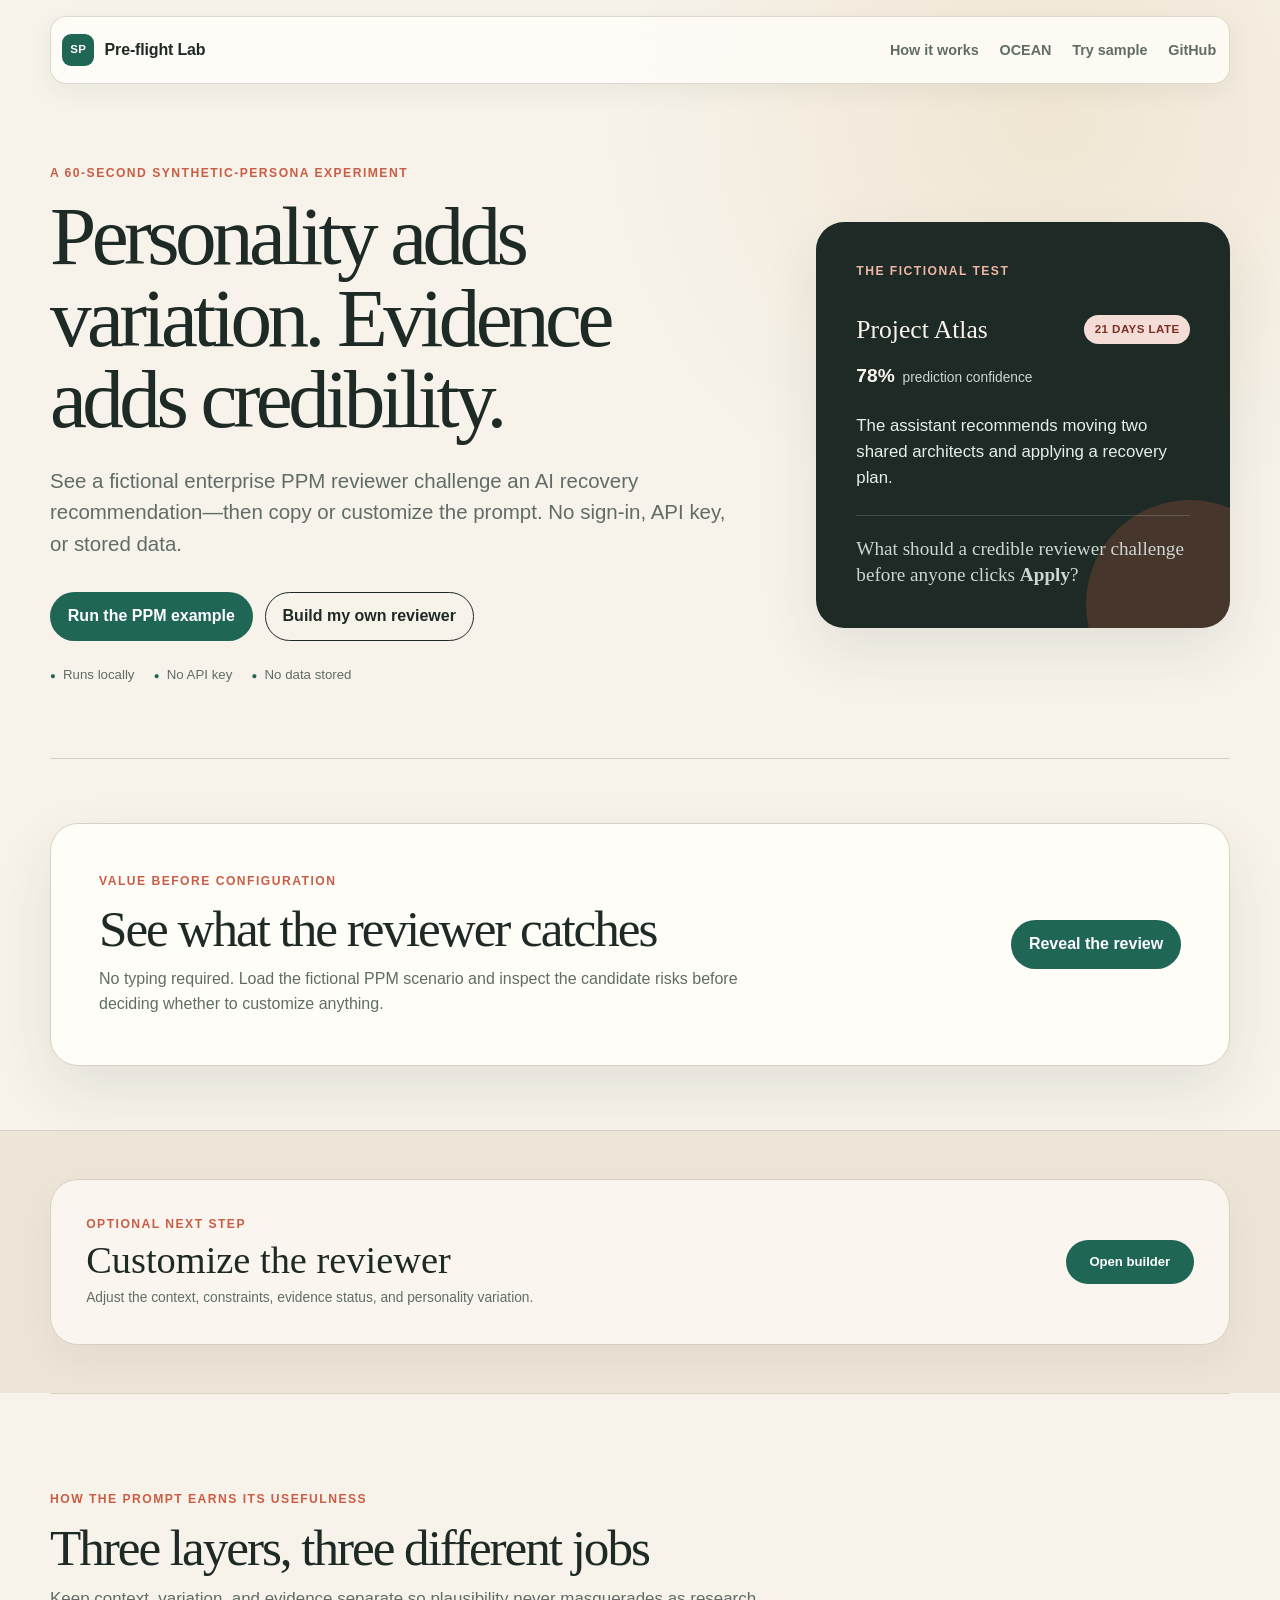
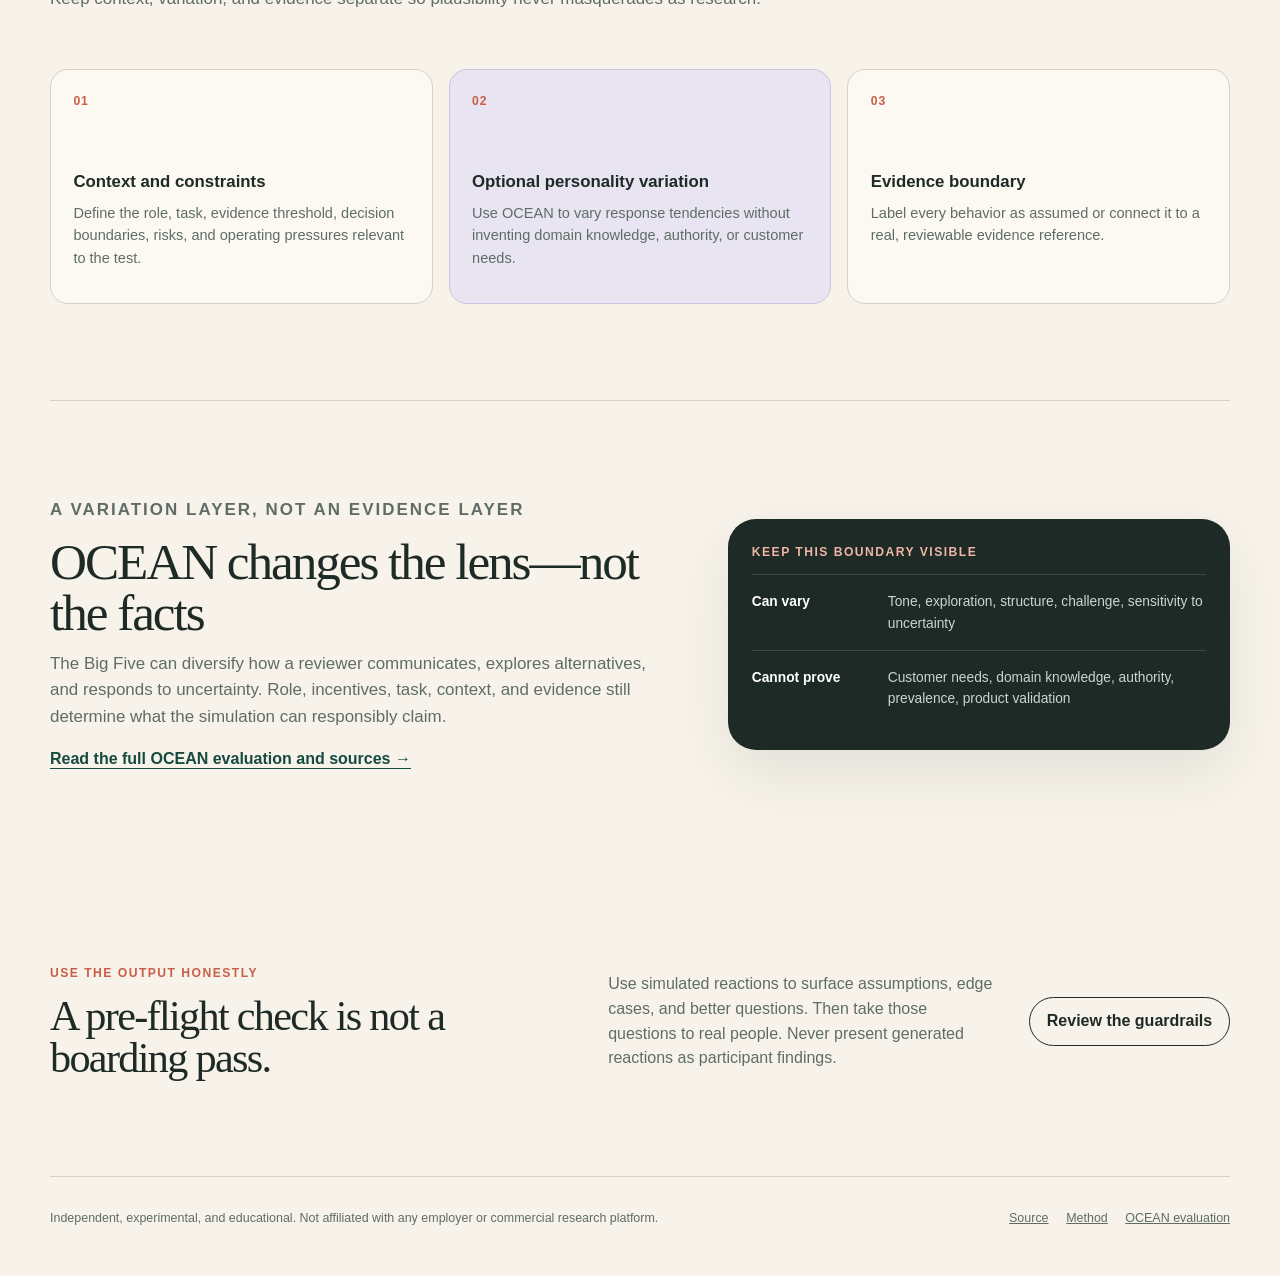
<file: index.html>
<!doctype html>
<html lang="en">
  <head>
    <meta charset="utf-8">
    <meta name="viewport" content="width=device-width, initial-scale=1">
    <meta name="description" content="Run a 60-second synthetic-persona experiment, inspect a fictional enterprise PPM review, and copy or customize the reviewer prompt.">
    <meta name="theme-color" content="#f4efe6">
    <meta property="og:title" content="Personality adds variation. Evidence adds credibility.">
    <meta property="og:description" content="See a fictional enterprise PPM reviewer challenge an AI recovery recommendation, then copy or customize the prompt.">
    <meta property="og:type" content="website">
    <meta property="og:url" content="https://yswami.github.io/SyntheticPersona/">
    <meta name="twitter:card" content="summary">
    <link rel="canonical" href="https://yswami.github.io/SyntheticPersona/">
    <title>Synthetic Persona Pre-flight Lab</title>
    <link rel="stylesheet" href="styles.css?v=20260820">
  </head>
  <body>
    <a class="skip-link" href="#sample">Skip to the experiment</a>

    <header class="site-header">
      <a class="brand" href="#top" aria-label="Synthetic Persona Lab home">
        <span class="brand-mark" aria-hidden="true">SP</span>
        <span>Pre-flight Lab</span>
      </a>
      <nav aria-label="Primary navigation">
        <a href="#method">How it works</a>
        <a href="#ocean">OCEAN</a>
        <a href="#sample">Try sample</a>
        <a href="https://github.com/yswami/SyntheticPersona">GitHub</a>
      </nav>
    </header>

    <main id="top">
      <section class="hero" aria-labelledby="hero-title">
        <div class="hero-copy">
          <p class="eyebrow">A 60-second synthetic-persona experiment</p>
          <h1 id="hero-title">Personality adds variation. Evidence adds credibility.</h1>
          <p class="hero-lede">
            See a fictional enterprise PPM reviewer challenge an AI recovery
            recommendation—then copy or customize the prompt. No sign-in, API key,
            or stored data.
          </p>
          <div class="hero-actions">
            <button class="button primary" id="run-sample-hero" type="button">Run the PPM example</button>
            <button class="button secondary" id="open-builder-hero" type="button">Build my own reviewer</button>
          </div>
          <ul class="privacy-list" aria-label="Privacy characteristics">
            <li>Runs locally</li>
            <li>No API key</li>
            <li>No data stored</li>
          </ul>
        </div>

        <aside class="hero-card scenario-card" aria-label="Fictional Project Atlas scenario">
          <p class="card-kicker">The fictional test</p>
          <div class="scenario-status">
            <span>Project Atlas</span>
            <span class="scenario-chip">21 days late</span>
          </div>
          <p class="scenario-confidence"><strong>78%</strong> prediction confidence</p>
          <p class="scenario-detail">
            The assistant recommends moving two shared architects and applying a
            recovery plan.
          </p>
          <p class="scenario-question">
            What should a credible reviewer challenge before anyone clicks
            <strong>Apply</strong>?
          </p>
        </aside>
      </section>

      <section class="sample-section" id="sample" aria-labelledby="sample-title">
        <div class="sample-shell">
          <div class="sample-ready" id="sample-ready">
            <div>
              <p class="eyebrow">Value before configuration</p>
              <h2 id="sample-title">See what the reviewer catches</h2>
              <p>
                No typing required. Load the fictional PPM scenario and inspect the
                candidate risks before deciding whether to customize anything.
              </p>
            </div>
            <button class="button primary" id="run-sample-inline" type="button">Reveal the review</button>
          </div>

          <div class="sample-result" id="sample-result" hidden>
            <div class="result-heading">
              <div>
                <p class="eyebrow">Illustrative simulated output</p>
                <h2 id="sample-result-title" tabindex="-1">Three challenges before “Apply”</h2>
              </div>
              <div class="result-badges" aria-label="Result status">
                <span>Assumption-based</span>
                <span>Not customer evidence</span>
              </div>
            </div>

            <div class="finding-grid">
              <article class="finding-card">
                <span class="finding-number" aria-hidden="true">01</span>
                <h3>Source trust</h3>
                <p>
                  A confidence score is insufficient without source records, data
                  freshness, the dependency path, and labeled assumptions.
                </p>
              </article>
              <article class="finding-card">
                <span class="finding-number" aria-hidden="true">02</span>
                <h3>Portfolio impact</h3>
                <p>
                  Recovering Project Atlas may delay Project Beacon; cross-project
                  consequences must be visible.
                </p>
              </article>
              <article class="finding-card">
                <span class="finding-number" aria-hidden="true">03</span>
                <h3>Decision boundary</h3>
                <p>
                  Schedule, cost, project health, notifications, and resource
                  reassignment should not be bundled into one action.
                </p>
              </article>
            </div>

            <div class="verdict-card">
              <div>
                <p class="card-kicker">Simulated verdict</p>
                <strong>Conditionally test</strong>
              </div>
              <p>Use it as an advisory what-if planner, not an autonomous rebalancer.</p>
            </div>

            <div class="sample-actions">
              <button class="button primary" id="copy-sample-prompt" type="button">Copy reviewer prompt</button>
              <button class="button secondary" id="customize-sample" type="button">Customize this reviewer</button>
              <a class="text-link" href="https://github.com/yswami/SyntheticPersona/blob/main/examples/ppm-milestone-recovery/simulated-output.md">
                View the full four-step example <span aria-hidden="true">→</span>
              </a>
            </div>
            <p class="action-status sample-action-status" id="sample-action-status" aria-live="polite"></p>

            <div class="sample-ocean-panel">
              <div class="sample-ocean-control">
                <p class="card-kicker">What OCEAN changes</p>
                <label class="toggle-row" for="sample-ocean">
                  <span>
                    <strong>Include illustrative OCEAN variation</strong>
                    <small>Change response tendencies—not the evidence status.</small>
                  </span>
                  <input id="sample-ocean" type="checkbox" role="switch" checked>
                </label>
              </div>
              <div class="sample-ocean-copy">
                <strong id="sample-ocean-mode">With illustrative OCEAN</strong>
                <p id="sample-ocean-summary">
                  Explore alternatives, seek completeness, respond reflectively,
                  balance cooperation with challenge, and notice uncertainty early.
                </p>
              </div>
              <p class="sample-invariant">
                OCEAN changes response tendencies. It does not change the evidence
                status, domain knowledge, decision rights, or research credibility.
              </p>
            </div>
          </div>
        </div>
      </section>

      <section class="lab-section" id="lab" aria-labelledby="builder-summary-title">
        <details class="builder-disclosure" id="builder-disclosure">
          <summary class="builder-summary" id="builder-summary" aria-controls="builder-content" aria-expanded="false">
            <span>
              <span class="eyebrow">Optional next step</span>
              <strong id="builder-summary-title">Customize the reviewer</strong>
              <small>Adjust the context, constraints, evidence status, and personality variation.</small>
            </span>
            <span class="builder-summary-action" id="builder-summary-action">Open builder</span>
          </summary>

          <div class="builder-content" id="builder-content">
            <div class="section-heading lab-heading">
              <div>
                <p class="eyebrow">Build your own</p>
                <h2>Configure the full prompt</h2>
              </div>
              <button class="button tertiary" id="load-example" type="button">Reload PPM example</button>
            </div>

            <div class="lab-layout">
              <form class="builder-panel" id="persona-form">
                <fieldset>
                  <legend><span>1</span> Role and test context</legend>

                  <label for="role">Reviewer role</label>
                  <input id="role" name="role" type="text" value="Enterprise project manager">

                  <label for="product">Product or feature being reviewed</label>
                  <input id="product" name="product" type="text" value="AI milestone-recovery assistant">

                  <label for="context">Operating context</label>
                  <textarea id="context" name="context" rows="4">A portfolio of capital projects involving internal teams and external delivery partners. Status is reviewed weekly, with monthly steering committee reporting.</textarea>

                  <label for="scenario">First screen or workflow step</label>
                  <textarea id="scenario" name="scenario" rows="4">A project milestone may be delayed by 21 days. The prediction confidence is 78%, and the assistant recommends reallocating shared resources.</textarea>
                </fieldset>

                <fieldset>
                  <legend><span>2</span> Evidence status</legend>
                  <label for="evidence-status">How were the behavioral constraints created?</label>
                  <select id="evidence-status" name="evidenceStatus">
                    <option value="assumed" selected>Assumed for hypothesis testing</option>
                    <option value="evidence">Derived from real research evidence</option>
                  </select>

                  <div id="evidence-wrapper">
                    <label for="evidence-refs">Evidence references</label>
                    <textarea id="evidence-refs" name="evidenceRefs" rows="3" placeholder="Example: E-014, E-021 — only use real, reviewable references" disabled></textarea>
                    <p class="field-help" id="evidence-help">Enable only when every claimed behavior can be traced to real research.</p>
                  </div>

                  <div class="status-explainer" id="status-explainer" role="status">
                    <span class="status-dot assumed" aria-hidden="true"></span>
                    <div>
                      <strong>Hypothesis reviewer</strong>
                      <p>Useful for candidate objections and research questions—not customer evidence.</p>
                    </div>
                  </div>
                </fieldset>

                <fieldset>
                  <legend><span>3</span> Behavioral constraints</legend>

                  <label for="posture">Operating posture</label>
                  <textarea id="posture" name="posture" rows="3">Low tolerance for additional administrative work. Cautious about consequential automation.</textarea>

                  <label for="evidence-needs">Evidence required before trust</label>
                  <textarea id="evidence-needs" name="evidenceNeeds" rows="3">Require traceable source data, the affected dependency path, data freshness, assumptions, and a confidence level.</textarea>

                  <label for="authority">Decision and authority boundaries</label>
                  <textarea id="authority" name="authority" rows="3">Do not change an approved baseline, move budget, reallocate resources, or update executive project health without review and the appropriate approval.</textarea>

                  <label for="risks">Risks this reviewer watches for</label>
                  <textarea id="risks" name="risks" rows="3">Local optimization that delays another project, stale data, hidden cost impact, and actions that cross approval boundaries.</textarea>
                </fieldset>

                <fieldset>
                  <legend><span>4</span> Optional personality variation</legend>
                  <label class="toggle-row" for="include-ocean">
                    <span>
                      <strong>Include an illustrative OCEAN profile</strong>
                      <small>Use for controlled variation, not user validation.</small>
                    </span>
                    <input id="include-ocean" name="includeOcean" type="checkbox" role="switch">
                  </label>

                  <div class="ocean-controls" id="ocean-controls" aria-hidden="true">
                    <div class="slider-row">
                      <label for="openness"><span>Openness</span><output for="openness" id="openness-value">50</output></label>
                      <input id="openness" name="openness" type="range" min="0" max="100" value="50">
                      <div class="range-labels"><span>Conventional</span><span>Exploratory</span></div>
                    </div>
                    <div class="slider-row">
                      <label for="conscientiousness"><span>Conscientiousness</span><output for="conscientiousness" id="conscientiousness-value">50</output></label>
                      <input id="conscientiousness" name="conscientiousness" type="range" min="0" max="100" value="50">
                      <div class="range-labels"><span>Flexible</span><span>Structured</span></div>
                    </div>
                    <div class="slider-row">
                      <label for="extraversion"><span>Extraversion</span><output for="extraversion" id="extraversion-value">50</output></label>
                      <input id="extraversion" name="extraversion" type="range" min="0" max="100" value="50">
                      <div class="range-labels"><span>Reserved</span><span>Expressive</span></div>
                    </div>
                    <div class="slider-row">
                      <label for="agreeableness"><span>Agreeableness</span><output for="agreeableness" id="agreeableness-value">50</output></label>
                      <input id="agreeableness" name="agreeableness" type="range" min="0" max="100" value="50">
                      <div class="range-labels"><span>Challenging</span><span>Accommodating</span></div>
                    </div>
                    <div class="slider-row">
                      <label for="neuroticism"><span>Negative emotionality</span><output for="neuroticism" id="neuroticism-value">50</output></label>
                      <input id="neuroticism" name="neuroticism" type="range" min="0" max="100" value="50">
                      <div class="range-labels"><span>Emotionally steady</span><span>Threat-sensitive</span></div>
                    </div>
                    <p class="field-help">
                      These labels are simplified prompts for an experiment—not a psychological assessment.
                    </p>
                  </div>
                </fieldset>

                <fieldset>
                  <legend><span>5</span> Session rules</legend>
                  <div class="check-grid">
                    <label><input type="checkbox" name="rules" value="Reveal and evaluate one screen or workflow step at a time." checked> One step at a time</label>
                    <label><input type="checkbox" name="rules" value="Use only the information revealed so far." checked> No future knowledge</label>
                    <label><input type="checkbox" name="rules" value="Label every inference or unsupported detail as an assumption." checked> Label assumptions</label>
                    <label><input type="checkbox" name="rules" value="Do not invent product behavior, company policy, or prior experience." checked> Do not invent facts</label>
                    <label><input type="checkbox" name="rules" value="Stay in the reviewer perspective rather than becoming a generic design expert." checked> Stay in character</label>
                    <label><input type="checkbox" name="rules" value="Convert simulated objections into questions for research with real people." checked> End with research questions</label>
                  </div>
                </fieldset>
              </form>

              <aside class="output-panel" aria-labelledby="output-title">
                <div class="output-header">
                  <div>
                    <p class="output-kicker">Generated locally</p>
                    <h3 id="output-title">Reviewer prompt</h3>
                  </div>
                  <span class="evidence-badge assumed" id="evidence-badge">Assumption-based</span>
                </div>

                <div class="output-actions">
                  <button class="button small primary" id="copy-prompt" type="button">Copy prompt</button>
                  <button class="button small secondary" id="download-prompt" type="button">Download .txt</button>
                  <button class="button small ghost" id="reset-form" type="button">Reset</button>
                </div>

                <pre id="prompt-output" tabindex="0" aria-label="Generated reviewer prompt"></pre>
                <p class="action-status" id="action-status" aria-live="polite"></p>

                <div class="trust-test">
                  <p class="card-kicker">Use the three-question trust test</p>
                  <ol>
                    <li><strong>Trace:</strong> Can the user inspect the evidence?</li>
                    <li><strong>Impact:</strong> Can the user see downstream consequences?</li>
                    <li><strong>Control:</strong> Can the user govern what happens next?</li>
                  </ol>
                </div>
              </aside>
            </div>
          </div>
        </details>
      </section>

      <section class="method-section" id="method" aria-labelledby="method-title">
        <div class="section-heading">
          <p class="eyebrow">How the prompt earns its usefulness</p>
          <h2 id="method-title">Three layers, three different jobs</h2>
          <p>Keep context, variation, and evidence separate so plausibility never masquerades as research.</p>
        </div>

        <div class="layer-grid">
          <article class="layer-card">
            <span class="layer-number">01</span>
            <h3>Context and constraints</h3>
            <p>Define the role, task, evidence threshold, decision boundaries, risks, and operating pressures relevant to the test.</p>
          </article>
          <article class="layer-card accent">
            <span class="layer-number">02</span>
            <h3>Optional personality variation</h3>
            <p>Use OCEAN to vary response tendencies without inventing domain knowledge, authority, or customer needs.</p>
          </article>
          <article class="layer-card">
            <span class="layer-number">03</span>
            <h3>Evidence boundary</h3>
            <p>Label every behavior as assumed or connect it to a real, reviewable evidence reference.</p>
          </article>
        </div>
      </section>

      <section class="ocean-section compact-ocean" id="ocean" aria-labelledby="ocean-title">
        <div class="ocean-intro">
          <p class="eyebrow">A variation layer, not an evidence layer</p>
          <h2 id="ocean-title">OCEAN changes the lens—not the facts</h2>
          <p>
            The Big Five can diversify how a reviewer communicates, explores alternatives,
            and responds to uncertainty. Role, incentives, task, context, and evidence still
            determine what the simulation can responsibly claim.
          </p>
          <a class="text-link" href="ocean.html">Read the full OCEAN evaluation and sources <span aria-hidden="true">→</span></a>
        </div>

        <aside class="ocean-boundary" aria-label="OCEAN boundary">
          <p class="card-kicker">Keep this boundary visible</p>
          <div><strong>Can vary</strong><span>Tone, exploration, structure, challenge, sensitivity to uncertainty</span></div>
          <div><strong>Cannot prove</strong><span>Customer needs, domain knowledge, authority, prevalence, product validation</span></div>
        </aside>
      </section>

      <section class="closing-section">
        <div>
          <p class="eyebrow">Use the output honestly</p>
          <h2>A pre-flight check is not a boarding pass.</h2>
        </div>
        <p>
          Use simulated reactions to surface assumptions, edge cases, and better
          questions. Then take those questions to real people. Never present generated
          reactions as participant findings.
        </p>
        <a class="button secondary" href="https://github.com/yswami/SyntheticPersona/blob/main/docs/GUARDRAILS.md">Review the guardrails</a>
      </section>
    </main>

    <footer>
      <p>Independent, experimental, and educational. Not affiliated with any employer or commercial research platform.</p>
      <div>
        <a href="https://github.com/yswami/SyntheticPersona">Source</a>
        <a href="https://github.com/yswami/SyntheticPersona/blob/main/docs/METHOD.md">Method</a>
        <a href="ocean.html">OCEAN evaluation</a>
      </div>
    </footer>

    <script src="app.js?v=20260820" defer></script>
  </body>
</html>
</file>
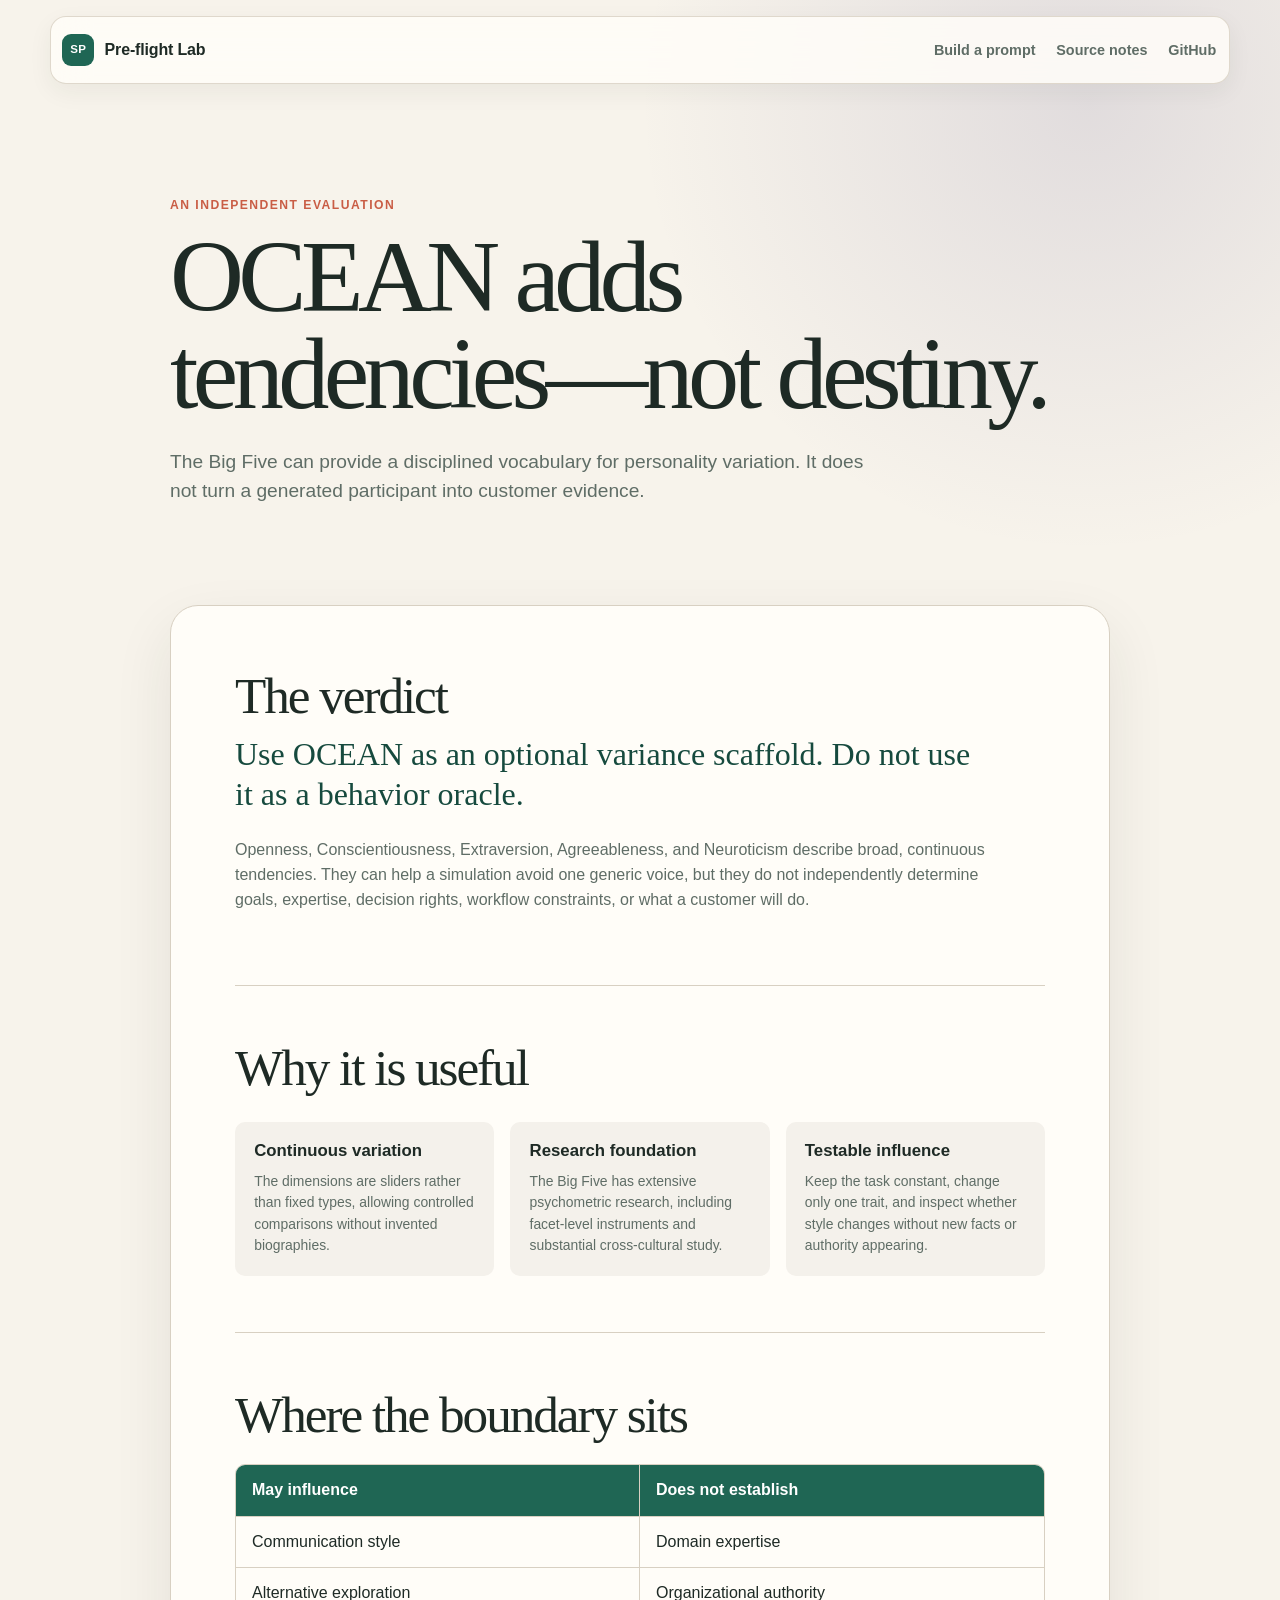
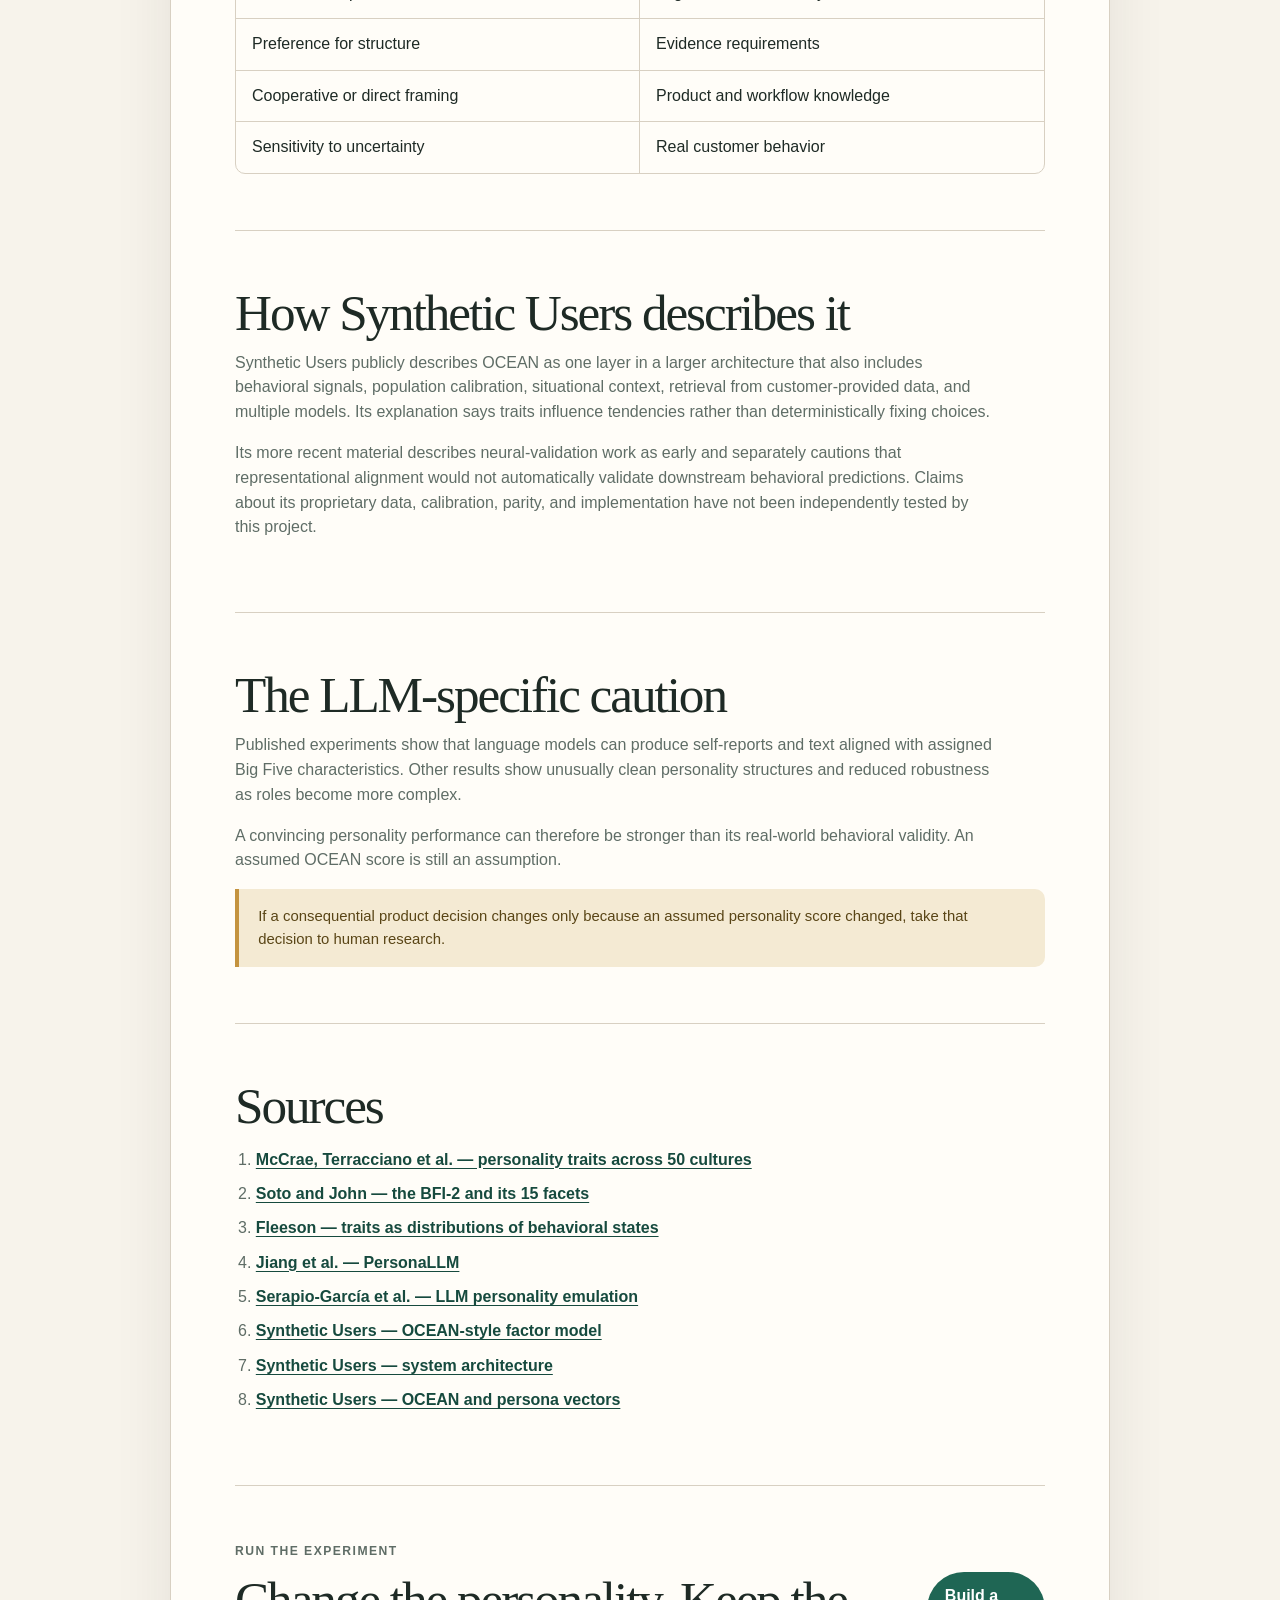
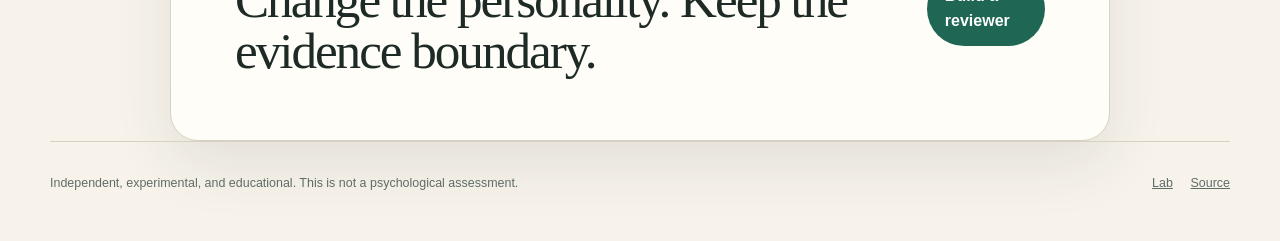
<file: ocean.html>
<!doctype html>
<html lang="en">
  <head>
    <meta charset="utf-8">
    <meta name="viewport" content="width=device-width, initial-scale=1">
    <meta name="description" content="An evidence-based evaluation of OCEAN as an optional personality-variation layer in synthetic persona design.">
    <meta name="theme-color" content="#f4efe6">
    <meta property="og:title" content="OCEAN in Synthetic Personas | Independent Evaluation">
    <meta property="og:description" content="Where OCEAN helps synthetic-persona work, where it does not, and the guardrails needed for responsible use.">
    <meta property="og:type" content="article">
    <meta property="og:url" content="https://yswami.github.io/SyntheticPersona/ocean.html">
    <meta name="twitter:card" content="summary">
    <link rel="canonical" href="https://yswami.github.io/SyntheticPersona/ocean.html">
    <title>OCEAN Evaluation · Synthetic Persona Pre-flight Lab</title>
    <link rel="stylesheet" href="styles.css">
  </head>
  <body class="article-page">
    <a class="skip-link" href="#article">Skip to the article</a>

    <header class="site-header">
      <a class="brand" href="index.html" aria-label="Return to Synthetic Persona Lab">
        <span class="brand-mark" aria-hidden="true">SP</span>
        <span>Pre-flight Lab</span>
      </a>
      <nav aria-label="Article navigation">
        <a href="index.html#lab">Build a prompt</a>
        <a href="https://github.com/yswami/SyntheticPersona/blob/main/docs/OCEAN.md">Source notes</a>
        <a href="https://github.com/yswami/SyntheticPersona">GitHub</a>
      </nav>
    </header>

    <main id="article" class="article-shell">
      <header class="article-hero">
        <p class="eyebrow">An independent evaluation</p>
        <h1>OCEAN adds tendencies—not destiny.</h1>
        <p>
          The Big Five can provide a disciplined vocabulary for personality variation.
          It does not turn a generated participant into customer evidence.
        </p>
      </header>

      <article class="article-content">
        <section>
          <h2>The verdict</h2>
          <p class="standout">Use OCEAN as an optional variance scaffold. Do not use it as a behavior oracle.</p>
          <p>
            Openness, Conscientiousness, Extraversion, Agreeableness, and Neuroticism
            describe broad, continuous tendencies. They can help a simulation avoid one
            generic voice, but they do not independently determine goals, expertise,
            decision rights, workflow constraints, or what a customer will do.
          </p>
        </section>

        <section>
          <h2>Why it is useful</h2>
          <div class="article-grid">
            <div>
              <h3>Continuous variation</h3>
              <p>The dimensions are sliders rather than fixed types, allowing controlled comparisons without invented biographies.</p>
            </div>
            <div>
              <h3>Research foundation</h3>
              <p>The Big Five has extensive psychometric research, including facet-level instruments and substantial cross-cultural study.</p>
            </div>
            <div>
              <h3>Testable influence</h3>
              <p>Keep the task constant, change only one trait, and inspect whether style changes without new facts or authority appearing.</p>
            </div>
          </div>
        </section>

        <section>
          <h2>Where the boundary sits</h2>
          <div class="boundary-table" role="table" aria-label="OCEAN contributions and boundaries">
            <div class="boundary-heading" role="row">
              <strong role="columnheader">May influence</strong>
              <strong role="columnheader">Does not establish</strong>
            </div>
            <div role="row"><span role="cell">Communication style</span><span role="cell">Domain expertise</span></div>
            <div role="row"><span role="cell">Alternative exploration</span><span role="cell">Organizational authority</span></div>
            <div role="row"><span role="cell">Preference for structure</span><span role="cell">Evidence requirements</span></div>
            <div role="row"><span role="cell">Cooperative or direct framing</span><span role="cell">Product and workflow knowledge</span></div>
            <div role="row"><span role="cell">Sensitivity to uncertainty</span><span role="cell">Real customer behavior</span></div>
          </div>
        </section>

        <section>
          <h2>How Synthetic Users describes it</h2>
          <p>
            Synthetic Users publicly describes OCEAN as one layer in a larger architecture
            that also includes behavioral signals, population calibration, situational context,
            retrieval from customer-provided data, and multiple models. Its explanation says
            traits influence tendencies rather than deterministically fixing choices.
          </p>
          <p>
            Its more recent material describes neural-validation work as early and separately
            cautions that representational alignment would not automatically validate downstream
            behavioral predictions. Claims about its proprietary data, calibration, parity, and
            implementation have not been independently tested by this project.
          </p>
        </section>

        <section>
          <h2>The LLM-specific caution</h2>
          <p>
            Published experiments show that language models can produce self-reports and text
            aligned with assigned Big Five characteristics. Other results show unusually clean
            personality structures and reduced robustness as roles become more complex.
          </p>
          <p>
            A convincing personality performance can therefore be stronger than its real-world
            behavioral validity. An assumed OCEAN score is still an assumption.
          </p>
          <div class="caution-note">
            If a consequential product decision changes only because an assumed personality
            score changed, take that decision to human research.
          </div>
        </section>

        <section>
          <h2>Sources</h2>
          <ol class="source-list">
            <li><a href="https://pubmed.ncbi.nlm.nih.gov/15740445/">McCrae, Terracciano et al. — personality traits across 50 cultures</a></li>
            <li><a href="https://escholarship.org/uc/item/16x6n05t">Soto and John — the BFI-2 and its 15 facets</a></li>
            <li><a href="https://simine.com/407/readings/Fleeson_2001.pdf">Fleeson — traits as distributions of behavioral states</a></li>
            <li><a href="https://aclanthology.org/2024.findings-naacl.229/">Jiang et al. — PersonaLLM</a></li>
            <li><a href="https://www.nature.com/articles/s41598-024-84109-5">Serapio-García et al. — LLM personality emulation</a></li>
            <li><a href="https://www.syntheticusers.com/science-posts/synthetic-users-vs-digital-twins">Synthetic Users — OCEAN-style factor model</a></li>
            <li><a href="https://www.syntheticusers.com/science-posts/synthetic-users-system-architecture-the-brain-version">Synthetic Users — system architecture</a></li>
            <li><a href="https://www.syntheticusers.com/science-posts/so-where-does-the-data-come-from">Synthetic Users — OCEAN and persona vectors</a></li>
          </ol>
        </section>

        <section class="article-cta">
          <div>
            <p class="eyebrow">Run the experiment</p>
            <h2>Change the personality. Keep the evidence boundary.</h2>
          </div>
          <a class="button primary" href="index.html#lab">Build a reviewer</a>
        </section>
      </article>
    </main>

    <footer>
      <p>Independent, experimental, and educational. This is not a psychological assessment.</p>
      <div>
        <a href="index.html">Lab</a>
        <a href="https://github.com/yswami/SyntheticPersona">Source</a>
      </div>
    </footer>
  </body>
</html>
</file>
<file: styles.css>
:root {
  --ink: #1e2a25;
  --muted: #5f6d66;
  --paper: #f7f3eb;
  --paper-deep: #ede5d7;
  --panel: #fffdf8;
  --line: #d8d0c2;
  --forest: #1f6654;
  --forest-dark: #164a3e;
  --forest-soft: #dcebe5;
  --coral: #c95d45;
  --coral-soft: #f4ddd6;
  --gold: #c4933f;
  --gold-soft: #f4ead3;
  --violet: #645b8f;
  --violet-soft: #e8e4f2;
  --shadow: 0 24px 60px rgba(38, 43, 37, 0.09);
  --radius-lg: 28px;
  --radius-md: 18px;
  --radius-sm: 10px;
  --content: 1180px;
}

* {
  box-sizing: border-box;
}

html {
  scroll-behavior: smooth;
}

body {
  margin: 0;
  color: var(--ink);
  background:
    radial-gradient(circle at 82% 4%, rgba(196, 147, 63, 0.14), transparent 28rem),
    var(--paper);
  font-family: Inter, ui-sans-serif, -apple-system, BlinkMacSystemFont, "Segoe UI", sans-serif;
  line-height: 1.55;
}

button,
input,
select,
textarea {
  font: inherit;
}

button,
a {
  -webkit-tap-highlight-color: transparent;
}

a {
  color: inherit;
}

.skip-link {
  position: fixed;
  top: 0.75rem;
  left: 0.75rem;
  z-index: 100;
  padding: 0.7rem 1rem;
  color: #fff;
  background: var(--forest-dark);
  border-radius: 8px;
  transform: translateY(-160%);
}

.skip-link:focus {
  transform: translateY(0);
}

.site-header {
  position: sticky;
  top: 0;
  z-index: 50;
  display: flex;
  justify-content: space-between;
  align-items: center;
  width: min(calc(100% - 2rem), var(--content));
  margin: 1rem auto 0;
  padding: 0.7rem 0.8rem 0.7rem 0.7rem;
  background: rgba(255, 253, 248, 0.86);
  border: 1px solid rgba(216, 208, 194, 0.8);
  border-radius: 16px;
  box-shadow: 0 8px 24px rgba(38, 43, 37, 0.06);
  backdrop-filter: blur(18px);
}

.brand {
  display: inline-flex;
  gap: 0.65rem;
  align-items: center;
  font-weight: 760;
  text-decoration: none;
  letter-spacing: -0.01em;
}

.brand-mark {
  display: grid;
  width: 2rem;
  height: 2rem;
  place-items: center;
  color: #fff;
  background: var(--forest);
  border-radius: 9px;
  font-size: 0.72rem;
  letter-spacing: 0.03em;
}

.site-header nav {
  display: flex;
  gap: 1.3rem;
  align-items: center;
}

.site-header nav a {
  display: inline-flex;
  min-height: 44px;
  align-items: center;
  color: var(--muted);
  font-size: 0.9rem;
  font-weight: 650;
  text-decoration: none;
}

.site-header nav a:hover,
.site-header nav a:focus-visible {
  color: var(--forest);
}

main > section,
footer {
  width: min(calc(100% - 2rem), var(--content));
  margin-inline: auto;
}

.hero {
  display: grid;
  grid-template-columns: minmax(0, 1.25fr) minmax(310px, 0.75fr);
  gap: clamp(2rem, 6vw, 6rem);
  align-items: center;
  min-height: 620px;
  padding: 5rem 0 4.5rem;
}

.eyebrow,
.card-kicker,
.output-kicker {
  margin: 0 0 0.8rem;
  color: var(--coral);
  font-size: 0.76rem;
  font-weight: 800;
  letter-spacing: 0.12em;
  text-transform: uppercase;
}

h1,
h2,
h3,
p {
  margin-top: 0;
}

h1 {
  max-width: 800px;
  margin-bottom: 1.5rem;
  font-family: Georgia, "Times New Roman", serif;
  font-size: clamp(3.1rem, 7.6vw, 6.8rem);
  font-weight: 500;
  letter-spacing: -0.055em;
  line-height: 0.95;
}

.hero h1 {
  max-width: 760px;
  font-size: clamp(3.2rem, 6.5vw, 6rem);
  line-height: 0.98;
}

h2 {
  margin-bottom: 0.8rem;
  font-family: Georgia, "Times New Roman", serif;
  font-size: clamp(2.2rem, 4vw, 4.25rem);
  font-weight: 500;
  letter-spacing: -0.04em;
  line-height: 1;
}

h3 {
  margin-bottom: 0.55rem;
  font-size: 1.05rem;
  line-height: 1.25;
}

.hero-lede {
  max-width: 690px;
  margin-bottom: 2rem;
  color: var(--muted);
  font-size: clamp(1.05rem, 2vw, 1.28rem);
}

.hero-actions,
.output-actions {
  display: flex;
  flex-wrap: wrap;
  gap: 0.75rem;
}

.button {
  display: inline-flex;
  min-height: 46px;
  padding: 0.7rem 1.05rem;
  justify-content: center;
  align-items: center;
  border: 1px solid transparent;
  border-radius: 999px;
  cursor: pointer;
  font-weight: 750;
  text-decoration: none;
  transition: transform 160ms ease, background-color 160ms ease, border-color 160ms ease;
}

.button:hover {
  transform: translateY(-1px);
}

.button:active {
  transform: translateY(0);
}

.button.primary {
  color: #fff;
  background: var(--forest);
}

.button.primary:hover {
  background: var(--forest-dark);
}

.button.secondary {
  color: var(--ink);
  background: transparent;
  border-color: var(--ink);
}

.button.secondary:hover {
  background: rgba(30, 42, 37, 0.06);
}

.button.tertiary {
  color: var(--forest-dark);
  background: var(--forest-soft);
}

.button.ghost {
  min-height: 38px;
  color: var(--muted);
  background: transparent;
}

.button.small {
  min-height: 44px;
  padding: 0.5rem 0.8rem;
  font-size: 0.82rem;
}

:focus-visible {
  outline: 3px solid rgba(201, 93, 69, 0.45);
  outline-offset: 3px;
}

.privacy-list {
  display: flex;
  flex-wrap: wrap;
  gap: 1.2rem;
  margin: 1.5rem 0 0;
  padding: 0;
  color: var(--muted);
  font-size: 0.83rem;
  list-style: none;
}

.privacy-list li::before {
  margin-right: 0.45rem;
  color: var(--forest);
  content: "●";
  font-size: 0.6rem;
}

.hero-card {
  position: relative;
  overflow: hidden;
  padding: clamp(1.5rem, 4vw, 2.5rem);
  background: var(--ink);
  color: #f9f5ed;
  border-radius: var(--radius-lg);
  box-shadow: var(--shadow);
}

.hero-card::after {
  position: absolute;
  right: -4rem;
  bottom: -5rem;
  width: 13rem;
  height: 13rem;
  background: var(--coral);
  border-radius: 50%;
  content: "";
  opacity: 0.24;
}

.hero-card .card-kicker {
  color: #efb5a7;
}

.equation {
  display: flex;
  flex-wrap: wrap;
  gap: 0.45rem;
  align-items: center;
  margin: 1.8rem 0 1rem;
}

.equation span:nth-child(odd) {
  padding: 0.45rem 0.7rem;
  color: var(--ink);
  background: var(--paper);
  border-radius: 8px;
  font-size: 0.82rem;
  font-weight: 800;
}

.equation-result {
  margin: 0 0 1.5rem;
  color: #efb5a7;
  font-family: Georgia, "Times New Roman", serif;
  font-size: 1.6rem;
  line-height: 1.1;
}

.hero-card > p:last-child {
  position: relative;
  z-index: 1;
  margin-bottom: 0;
  color: #cdd5d1;
}

.scenario-card > * {
  position: relative;
  z-index: 1;
}

.scenario-status {
  display: flex;
  gap: 0.8rem;
  margin: 1.8rem 0 0.7rem;
  justify-content: space-between;
  align-items: center;
  font-family: Georgia, "Times New Roman", serif;
  font-size: 1.6rem;
}

.scenario-chip {
  padding: 0.35rem 0.65rem;
  color: #7c2f20;
  background: #f4ddd6;
  border-radius: 999px;
  font-family: Inter, ui-sans-serif, sans-serif;
  font-size: 0.72rem;
  font-weight: 800;
  text-transform: uppercase;
  letter-spacing: 0.04em;
}

.scenario-confidence {
  margin-bottom: 1.4rem;
  color: #cdd5d1;
  font-size: 0.86rem;
}

.scenario-confidence strong {
  margin-right: 0.25rem;
  color: #f9f5ed;
  font-size: 1.2rem;
}

.scenario-detail {
  max-width: 30rem;
  margin-bottom: 1.5rem;
  color: #e7eee9;
  font-size: 1.05rem;
}

.scenario-card .scenario-question {
  margin: 0;
  padding-top: 1.25rem;
  color: #efb5a7;
  border-top: 1px solid rgba(255, 255, 255, 0.16);
  font-family: Georgia, "Times New Roman", serif;
  font-size: 1.2rem;
  line-height: 1.35;
}

.sample-section {
  padding: 4rem 0;
  border-top: 1px solid var(--line);
}

.sample-shell {
  overflow: hidden;
  background: var(--panel);
  border: 1px solid var(--line);
  border-radius: var(--radius-lg);
  box-shadow: var(--shadow);
}

.sample-ready {
  display: grid;
  grid-template-columns: minmax(0, 1fr) auto;
  gap: 2.5rem;
  padding: clamp(1.6rem, 4vw, 3rem);
  align-items: center;
}

.sample-ready h2 {
  margin-bottom: 0.8rem;
  font-size: clamp(2.2rem, 4vw, 3.8rem);
}

.sample-ready p:last-child {
  max-width: 700px;
  margin-bottom: 0;
  color: var(--muted);
}

.sample-result {
  padding: clamp(1.5rem, 4vw, 3rem);
  scroll-margin-top: 6rem;
}

[hidden] {
  display: none !important;
}

.result-heading {
  display: flex;
  gap: 2rem;
  margin-bottom: 2rem;
  justify-content: space-between;
  align-items: flex-start;
}

.result-heading h2 {
  max-width: 720px;
  margin-bottom: 0;
  font-size: clamp(2.3rem, 4vw, 4rem);
}

.result-badges {
  display: flex;
  flex-wrap: wrap;
  gap: 0.5rem;
  justify-content: flex-end;
}

.result-badges span {
  padding: 0.42rem 0.65rem;
  color: #7c2f20;
  background: var(--coral-soft);
  border-radius: 999px;
  font-size: 0.7rem;
  font-weight: 800;
  white-space: nowrap;
}

.finding-grid {
  display: grid;
  grid-template-columns: repeat(3, minmax(0, 1fr));
  gap: 1rem;
}

.finding-card {
  min-height: 215px;
  padding: 1.35rem;
  background: #f4f1eb;
  border-radius: var(--radius-md);
}

.finding-card:nth-child(2) {
  background: var(--gold-soft);
}

.finding-card:nth-child(3) {
  background: var(--coral-soft);
}

.finding-number {
  display: block;
  margin-bottom: 2.2rem;
  color: var(--coral);
  font-size: 0.72rem;
  font-weight: 800;
  letter-spacing: 0.08em;
}

.finding-card p {
  margin-bottom: 0;
  color: var(--muted);
  font-size: 0.9rem;
}

.verdict-card {
  display: grid;
  grid-template-columns: minmax(230px, 0.55fr) minmax(0, 1fr);
  gap: 2rem;
  margin-top: 1rem;
  padding: 1.5rem;
  color: #f9f5ed;
  background: var(--ink);
  border-radius: var(--radius-md);
  align-items: center;
}

.verdict-card .card-kicker {
  color: #efb5a7;
}

.verdict-card strong {
  display: block;
  color: #fff;
  font-family: Georgia, "Times New Roman", serif;
  font-size: clamp(1.8rem, 3vw, 2.8rem);
  font-weight: 500;
  line-height: 1;
}

.verdict-card > p {
  margin: 0;
  color: #cdd5d1;
  font-size: 1.05rem;
}

.sample-ocean-panel {
  display: grid;
  grid-template-columns: minmax(0, 1.05fr) minmax(0, 0.95fr);
  gap: 1.5rem 2rem;
  margin-top: 1rem;
  padding: 1.5rem;
  background: var(--violet-soft);
  border-radius: var(--radius-md);
}

.sample-ocean-control .card-kicker {
  color: var(--violet);
}

.sample-ocean-control .toggle-row {
  margin-top: 0;
}

.sample-ocean-copy {
  padding-left: 1.5rem;
  border-left: 1px solid #c8c0dd;
}

.sample-ocean-copy > strong {
  color: #4e4771;
}

.sample-ocean-copy p {
  margin: 0.4rem 0 0;
  color: var(--muted);
  font-size: 0.9rem;
}

.sample-invariant {
  grid-column: 1 / -1;
  margin: 0;
  padding-top: 1rem;
  color: #4e4771;
  border-top: 1px solid #c8c0dd;
  font-size: 0.82rem;
  font-weight: 720;
}

.sample-actions {
  display: flex;
  flex-wrap: wrap;
  gap: 0.75rem 1rem;
  margin-top: 1.5rem;
  align-items: center;
}

.sample-actions .text-link {
  margin-left: auto;
  font-size: 0.88rem;
}

.sample-action-status {
  padding-left: 0;
}

.method-section,
.ocean-section,
.lab-section {
  padding: 6rem 0;
  border-top: 1px solid var(--line);
}

.section-heading {
  display: flex;
  max-width: 880px;
  margin-bottom: 2.5rem;
  flex-direction: column;
}

.section-heading > p:last-child,
.ocean-intro > p {
  max-width: 720px;
  color: var(--muted);
  font-size: 1.06rem;
}

.layer-grid {
  display: grid;
  grid-template-columns: repeat(3, minmax(0, 1fr));
  gap: 1rem;
}

.layer-card {
  min-height: 235px;
  padding: 1.4rem;
  background: rgba(255, 253, 248, 0.62);
  border: 1px solid var(--line);
  border-radius: var(--radius-md);
}

.layer-card.accent {
  background: var(--violet-soft);
  border-color: #cbc3e0;
}

.layer-number {
  display: block;
  margin-bottom: 3.8rem;
  color: var(--coral);
  font-size: 0.76rem;
  font-weight: 800;
  letter-spacing: 0.08em;
}

.layer-card p {
  margin-bottom: 0;
  color: var(--muted);
  font-size: 0.91rem;
}

.ocean-section {
  display: grid;
  grid-template-columns: minmax(0, 1.1fr) minmax(300px, 0.9fr);
  gap: 4rem;
}

.text-link {
  color: var(--forest-dark);
  font-weight: 780;
  text-underline-offset: 4px;
}

.ocean-key {
  display: grid;
  gap: 0.65rem;
}

.ocean-key div {
  display: grid;
  grid-template-columns: 3rem 1fr;
  gap: 1rem;
  align-items: center;
  padding: 0.65rem;
  background: rgba(255, 253, 248, 0.7);
  border: 1px solid var(--line);
  border-radius: 999px;
}

.ocean-key strong {
  display: grid;
  width: 2.5rem;
  height: 2.5rem;
  color: #fff;
  background: var(--forest);
  border-radius: 50%;
  place-items: center;
}

.ocean-key span {
  font-weight: 720;
}

.caution-note {
  grid-column: 1 / -1;
  padding: 1rem 1.2rem;
  color: #594516;
  background: var(--gold-soft);
  border-left: 4px solid var(--gold);
  border-radius: 0 var(--radius-sm) var(--radius-sm) 0;
  font-size: 0.93rem;
}

.lab-section {
  width: 100%;
  max-width: none;
  padding: 3rem max(1rem, calc((100% - var(--content)) / 2));
  background: var(--paper-deep);
}

.builder-disclosure {
  max-width: var(--content);
  margin: 0 auto;
  overflow: hidden;
  background: rgba(255, 253, 248, 0.72);
  border: 1px solid var(--line);
  border-radius: var(--radius-lg);
  box-shadow: 0 14px 40px rgba(38, 43, 37, 0.05);
}

.builder-summary {
  display: flex;
  gap: 2rem;
  padding: clamp(1.4rem, 3vw, 2.2rem);
  justify-content: space-between;
  align-items: center;
  cursor: pointer;
  list-style: none;
}

.builder-summary::-webkit-details-marker {
  display: none;
}

.builder-summary > span:first-child {
  display: grid;
  gap: 0.2rem;
}

.builder-summary .eyebrow {
  margin-bottom: 0.25rem;
}

.builder-summary strong {
  font-family: Georgia, "Times New Roman", serif;
  font-size: clamp(1.8rem, 3vw, 2.6rem);
  font-weight: 500;
  line-height: 1;
}

.builder-summary small {
  margin-top: 0.3rem;
  color: var(--muted);
  font-size: 0.86rem;
}

.builder-summary-action {
  display: inline-flex;
  min-width: 8rem;
  min-height: 44px;
  padding: 0.65rem 1rem;
  justify-content: center;
  align-items: center;
  color: #fff;
  background: var(--forest);
  border-radius: 999px;
  font-size: 0.82rem;
  font-weight: 800;
  white-space: nowrap;
}

.builder-disclosure[open] .builder-summary {
  border-bottom: 1px solid var(--line);
}

.builder-content {
  padding: 2.5rem 1.4rem 1.4rem;
}

.lab-heading {
  max-width: var(--content);
  margin-inline: auto;
  flex-direction: row;
  justify-content: space-between;
  align-items: end;
}

.lab-layout {
  display: grid;
  grid-template-columns: minmax(0, 1.04fr) minmax(360px, 0.96fr);
  gap: 1.4rem;
  max-width: var(--content);
  margin: 0 auto;
  align-items: start;
}

.builder-panel,
.output-panel {
  background: var(--panel);
  border: 1px solid var(--line);
  border-radius: var(--radius-lg);
  box-shadow: 0 14px 40px rgba(38, 43, 37, 0.06);
}

.builder-panel {
  padding: clamp(1rem, 3vw, 1.7rem);
}

fieldset {
  margin: 0;
  padding: 1.5rem 0;
  border: 0;
  border-bottom: 1px solid var(--line);
}

fieldset:first-child {
  padding-top: 0;
}

fieldset:last-child {
  padding-bottom: 0;
  border-bottom: 0;
}

legend {
  width: 100%;
  margin-bottom: 1.1rem;
  padding: 0;
  font-family: Georgia, "Times New Roman", serif;
  font-size: 1.35rem;
  font-weight: 600;
}

legend span {
  display: inline-grid;
  width: 1.8rem;
  height: 1.8rem;
  margin-right: 0.45rem;
  color: #fff;
  background: var(--forest);
  border-radius: 50%;
  place-items: center;
  font-family: Inter, ui-sans-serif, sans-serif;
  font-size: 0.75rem;
}

label:not(.toggle-row):not(.check-grid label) {
  display: block;
  margin: 1rem 0 0.35rem;
  font-size: 0.82rem;
  font-weight: 780;
}

input[type="text"],
select,
textarea {
  width: 100%;
  padding: 0.75rem 0.85rem;
  color: var(--ink);
  background: #fff;
  border: 1px solid #bbb4a9;
  border-radius: var(--radius-sm);
}

textarea {
  resize: vertical;
}

input[type="text"]:focus,
select:focus,
textarea:focus {
  border-color: var(--forest);
  outline: 3px solid rgba(31, 102, 84, 0.16);
}

textarea:disabled {
  background: #efede8;
  cursor: not-allowed;
}

.field-help {
  margin: 0.45rem 0 0;
  color: var(--muted);
  font-size: 0.76rem;
}

.status-explainer {
  display: flex;
  gap: 0.8rem;
  margin-top: 1rem;
  padding: 0.9rem;
  background: var(--coral-soft);
  border-radius: var(--radius-sm);
}

.status-explainer.evidence {
  background: var(--forest-soft);
}

.status-dot {
  width: 0.72rem;
  height: 0.72rem;
  margin-top: 0.32rem;
  flex: 0 0 auto;
  background: var(--coral);
  border-radius: 50%;
}

.status-dot.evidence {
  background: var(--forest);
}

.status-explainer p {
  margin: 0.2rem 0 0;
  color: var(--muted);
  font-size: 0.8rem;
}

.toggle-row {
  display: flex;
  gap: 1rem;
  justify-content: space-between;
  align-items: center;
  margin-top: 0.8rem;
  cursor: pointer;
}

.toggle-row span {
  display: grid;
  gap: 0.15rem;
}

.toggle-row small {
  color: var(--muted);
}

input[role="switch"] {
  position: relative;
  width: 3.1rem;
  height: 1.75rem;
  margin: 0;
  flex: 0 0 auto;
  background: #aaa49b;
  border: 0;
  border-radius: 999px;
  appearance: none;
  cursor: pointer;
  transition: background-color 160ms ease;
}

input[role="switch"]::after {
  position: absolute;
  top: 0.2rem;
  left: 0.2rem;
  width: 1.35rem;
  height: 1.35rem;
  background: #fff;
  border-radius: 50%;
  box-shadow: 0 1px 4px rgba(0, 0, 0, 0.2);
  content: "";
  transition: transform 160ms ease;
}

input[role="switch"]:checked {
  background: var(--violet);
}

input[role="switch"]:checked::after {
  transform: translateX(1.35rem);
}

.ocean-controls {
  display: none;
  margin-top: 1.2rem;
  padding: 1rem;
  background: var(--violet-soft);
  border-radius: var(--radius-md);
}

.ocean-controls.enabled {
  display: block;
}

.slider-row {
  margin-bottom: 1.25rem;
}

.slider-row > label {
  display: flex !important;
  justify-content: space-between;
  align-items: center;
}

.slider-row output {
  min-width: 2.3rem;
  padding: 0.18rem 0.4rem;
  color: #fff;
  background: var(--violet);
  border-radius: 6px;
  text-align: center;
  font-size: 0.75rem;
}

input[type="range"] {
  width: 100%;
  accent-color: var(--violet);
}

.range-labels {
  display: flex;
  justify-content: space-between;
  color: var(--muted);
  font-size: 0.69rem;
}

.check-grid {
  display: grid;
  grid-template-columns: 1fr 1fr;
  gap: 0.65rem;
}

.check-grid label {
  display: flex;
  gap: 0.55rem;
  align-items: start;
  padding: 0.7rem;
  background: #f4f1eb;
  border-radius: 8px;
  cursor: pointer;
  font-size: 0.78rem;
  font-weight: 650;
}

.check-grid input {
  margin: 0.2rem 0 0;
  accent-color: var(--forest);
}

.output-panel {
  position: sticky;
  top: 6rem;
  overflow: hidden;
}

.output-header {
  display: flex;
  gap: 1rem;
  padding: 1.3rem 1.4rem 0.8rem;
  justify-content: space-between;
  align-items: start;
}

.output-kicker {
  margin-bottom: 0.3rem;
  color: var(--forest);
}

.output-header h3 {
  margin: 0;
  font-family: Georgia, "Times New Roman", serif;
  font-size: 1.8rem;
}

.evidence-badge {
  display: inline-flex;
  padding: 0.35rem 0.6rem;
  color: #7c2f20;
  background: var(--coral-soft);
  border-radius: 999px;
  font-size: 0.7rem;
  font-weight: 800;
  white-space: nowrap;
}

.evidence-badge.evidence {
  color: var(--forest-dark);
  background: var(--forest-soft);
}

.output-actions {
  padding: 0 1.4rem 1rem;
}

#prompt-output {
  max-height: 590px;
  min-height: 420px;
  margin: 0;
  padding: 1.3rem 1.4rem;
  overflow: auto;
  color: #e7eee9;
  background: #16211d;
  border: 0;
  white-space: pre-wrap;
  overflow-wrap: anywhere;
  font-family: "SFMono-Regular", Consolas, "Liberation Mono", monospace;
  font-size: 0.76rem;
  line-height: 1.55;
}

.action-status {
  min-height: 1.7rem;
  margin: 0;
  padding: 0.4rem 1.4rem 0;
  color: var(--forest-dark);
  font-size: 0.75rem;
  font-weight: 700;
}

.trust-test {
  margin: 0 1.4rem 1.4rem;
  padding: 1rem;
  background: var(--gold-soft);
  border-radius: var(--radius-sm);
}

.trust-test .card-kicker {
  color: #74591d;
}

.trust-test ol {
  margin: 0;
  padding-left: 1.3rem;
  font-size: 0.8rem;
}

.trust-test li + li {
  margin-top: 0.35rem;
}

.closing-section {
  display: grid;
  grid-template-columns: 1.15fr 0.85fr auto;
  gap: 2rem;
  align-items: center;
  padding: 6rem 0;
}

.closing-section h2 {
  margin: 0;
  font-size: clamp(2rem, 3.3vw, 3.4rem);
}

.closing-section > p {
  margin: 0;
  color: var(--muted);
}

footer {
  display: flex;
  gap: 2rem;
  padding: 2rem 0 3rem;
  justify-content: space-between;
  border-top: 1px solid var(--line);
  color: var(--muted);
  font-size: 0.78rem;
}

footer p {
  margin: 0;
}

footer div {
  display: flex;
  gap: 1.1rem;
  white-space: nowrap;
}

.article-page {
  background:
    radial-gradient(circle at 85% 3%, rgba(100, 91, 143, 0.15), transparent 28rem),
    var(--paper);
}

.article-shell {
  width: min(calc(100% - 2rem), 940px);
  margin: 0 auto;
}

.article-hero {
  padding: 7rem 0 5rem;
}

.article-hero h1 {
  max-width: 900px;
  font-size: clamp(3.3rem, 8vw, 7rem);
}

.article-hero > p:last-child {
  max-width: 720px;
  color: var(--muted);
  font-size: 1.2rem;
}

.article-content {
  padding: clamp(1.5rem, 5vw, 4.5rem);
  background: var(--panel);
  border: 1px solid var(--line);
  border-radius: var(--radius-lg);
  box-shadow: var(--shadow);
}

.article-content > section {
  padding: 3.5rem 0;
  border-bottom: 1px solid var(--line);
}

.article-content > section:first-child {
  padding-top: 0;
}

.article-content > section:last-child {
  padding-bottom: 0;
  border-bottom: 0;
}

.article-content h2 {
  font-size: clamp(2rem, 4vw, 3.25rem);
}

.article-content p,
.article-content li {
  color: var(--muted);
}

.article-content p {
  max-width: 760px;
}

.article-content .standout {
  margin-bottom: 1.5rem;
  color: var(--forest-dark);
  font-family: Georgia, "Times New Roman", serif;
  font-size: clamp(1.4rem, 3vw, 2rem);
  line-height: 1.25;
}

.article-grid {
  display: grid;
  grid-template-columns: repeat(3, minmax(0, 1fr));
  gap: 1rem;
  margin-top: 1.8rem;
}

.article-grid > div {
  padding: 1.2rem;
  background: #f4f1eb;
  border-radius: var(--radius-sm);
}

.article-grid p {
  margin-bottom: 0;
  font-size: 0.87rem;
}

.boundary-table {
  margin-top: 1.5rem;
  overflow: hidden;
  border: 1px solid var(--line);
  border-radius: var(--radius-sm);
}

.boundary-table > div {
  display: grid;
  grid-template-columns: 1fr 1fr;
}

.boundary-table span,
.boundary-table strong {
  padding: 0.8rem 1rem;
}

.boundary-table span:first-child,
.boundary-table strong:first-child {
  border-right: 1px solid var(--line);
}

.boundary-table > div + div {
  border-top: 1px solid var(--line);
}

.boundary-heading {
  color: #fff;
  background: var(--forest);
}

.source-list {
  padding-left: 1.3rem;
}

.source-list li + li {
  margin-top: 0.6rem;
}

.source-list a {
  color: var(--forest-dark);
  font-weight: 650;
  text-underline-offset: 3px;
}

.article-cta {
  display: flex;
  gap: 2rem;
  justify-content: space-between;
  align-items: center;
}

.article-cta h2 {
  margin-bottom: 0;
}

@media (max-width: 960px) {
  .hero,
  .ocean-section,
  .lab-layout,
  .closing-section {
    grid-template-columns: 1fr;
  }

  .hero {
    min-height: auto;
    padding: 4rem 0;
  }

  .hero-card {
    max-width: 680px;
  }

  .layer-grid,
  .finding-grid {
    grid-template-columns: 1fr 1fr;
  }

  .ocean-section {
    gap: 2rem;
  }

  .finding-card:last-child {
    grid-column: 1 / -1;
    min-height: auto;
  }

  .output-panel {
    position: static;
  }

  .closing-section {
    gap: 1.2rem;
  }

  .closing-section .button {
    width: max-content;
  }

  .article-grid {
    grid-template-columns: 1fr;
  }
}

.compact-ocean {
  align-items: center;
}

.ocean-boundary {
  padding: 1.5rem;
  background: var(--ink);
  border-radius: var(--radius-lg);
  box-shadow: var(--shadow);
}

.ocean-boundary .card-kicker {
  color: #efb5a7;
}

.ocean-boundary > div {
  display: grid;
  grid-template-columns: 7.5rem 1fr;
  gap: 1rem;
  padding: 1rem 0;
  color: #cdd5d1;
  border-top: 1px solid rgba(255, 255, 255, 0.14);
  font-size: 0.86rem;
}

.ocean-boundary strong {
  color: #fff;
}

@media (max-width: 700px) {
  .site-header {
    align-items: flex-start;
  }

  .site-header nav {
    gap: 0.75rem;
    padding-top: 0.45rem;
  }

  .site-header nav a {
    font-size: 0.76rem;
  }

  .site-header nav a:nth-child(-n + 2) {
    display: none;
  }

  .hero {
    gap: 2.5rem;
    padding: 3.25rem 0 3rem;
  }

  .hero h1 {
    margin-bottom: 1.1rem;
    font-size: clamp(2.8rem, 13.2vw, 4.1rem);
    line-height: 0.98;
  }

  .hero-lede {
    margin-bottom: 1.35rem;
    font-size: 1rem;
  }

  .hero-actions {
    gap: 0.55rem;
  }

  .hero-actions .button {
    width: 100%;
  }

  .privacy-list {
    gap: 0.75rem;
    margin-top: 1.1rem;
    font-size: 0.72rem;
  }

  .scenario-card {
    padding: 1.35rem;
  }

  .scenario-status {
    font-size: 1.35rem;
  }

  .sample-section {
    padding: 3rem 0;
  }

  .sample-ready,
  .result-heading,
  .verdict-card,
  .sample-ocean-panel {
    grid-template-columns: 1fr;
  }

  .sample-ready {
    gap: 1.4rem;
  }

  .sample-ready .button {
    width: 100%;
  }

  .result-heading {
    display: grid;
    gap: 1rem;
  }

  .result-badges {
    justify-content: flex-start;
  }

  .layer-grid,
  .finding-grid,
  .check-grid {
    grid-template-columns: 1fr;
  }

  .finding-card,
  .finding-card:last-child {
    grid-column: auto;
    min-height: auto;
  }

  .finding-number {
    margin-bottom: 0.9rem;
  }

  .verdict-card {
    gap: 1rem;
  }

  .sample-ocean-panel {
    gap: 1.2rem;
  }

  .sample-ocean-copy {
    padding: 1rem 0 0;
    border-top: 1px solid #c8c0dd;
    border-left: 0;
  }

  .sample-actions {
    align-items: stretch;
    flex-direction: column;
  }

  .sample-actions .text-link {
    margin: 0.35rem 0 0;
    text-align: center;
  }

  .builder-summary {
    gap: 1.2rem;
    align-items: flex-start;
    flex-direction: column;
  }

  .builder-summary-action {
    width: 100%;
  }

  .builder-content {
    padding: 2rem 0.7rem 0.7rem;
  }

  .ocean-boundary > div {
    grid-template-columns: 1fr;
    gap: 0.3rem;
  }

  .method-section,
  .ocean-section,
  .lab-section {
    padding-top: 4rem;
    padding-bottom: 4rem;
  }

  .layer-card {
    min-height: auto;
  }

  .layer-number {
    margin-bottom: 2.2rem;
  }

  .lab-heading {
    align-items: flex-start;
    flex-direction: column;
  }

  .builder-panel,
  .output-panel {
    border-radius: 18px;
  }

  .output-header {
    flex-direction: column;
  }

  #prompt-output {
    max-height: 500px;
    min-height: 360px;
  }

  footer {
    align-items: flex-start;
    flex-direction: column;
  }

  .article-hero {
    padding: 5rem 0 3.5rem;
  }

  .article-content {
    padding: 1.3rem;
    border-radius: 18px;
  }

  .article-content > section {
    padding: 2.5rem 0;
  }

  .boundary-table span,
  .boundary-table strong {
    padding: 0.7rem;
    font-size: 0.78rem;
  }

  .article-cta {
    align-items: flex-start;
    flex-direction: column;
  }
}

@media (prefers-reduced-motion: reduce) {
  html {
    scroll-behavior: auto;
  }

  *,
  *::before,
  *::after {
    scroll-behavior: auto !important;
    transition-duration: 0.01ms !important;
  }
}
</file>
